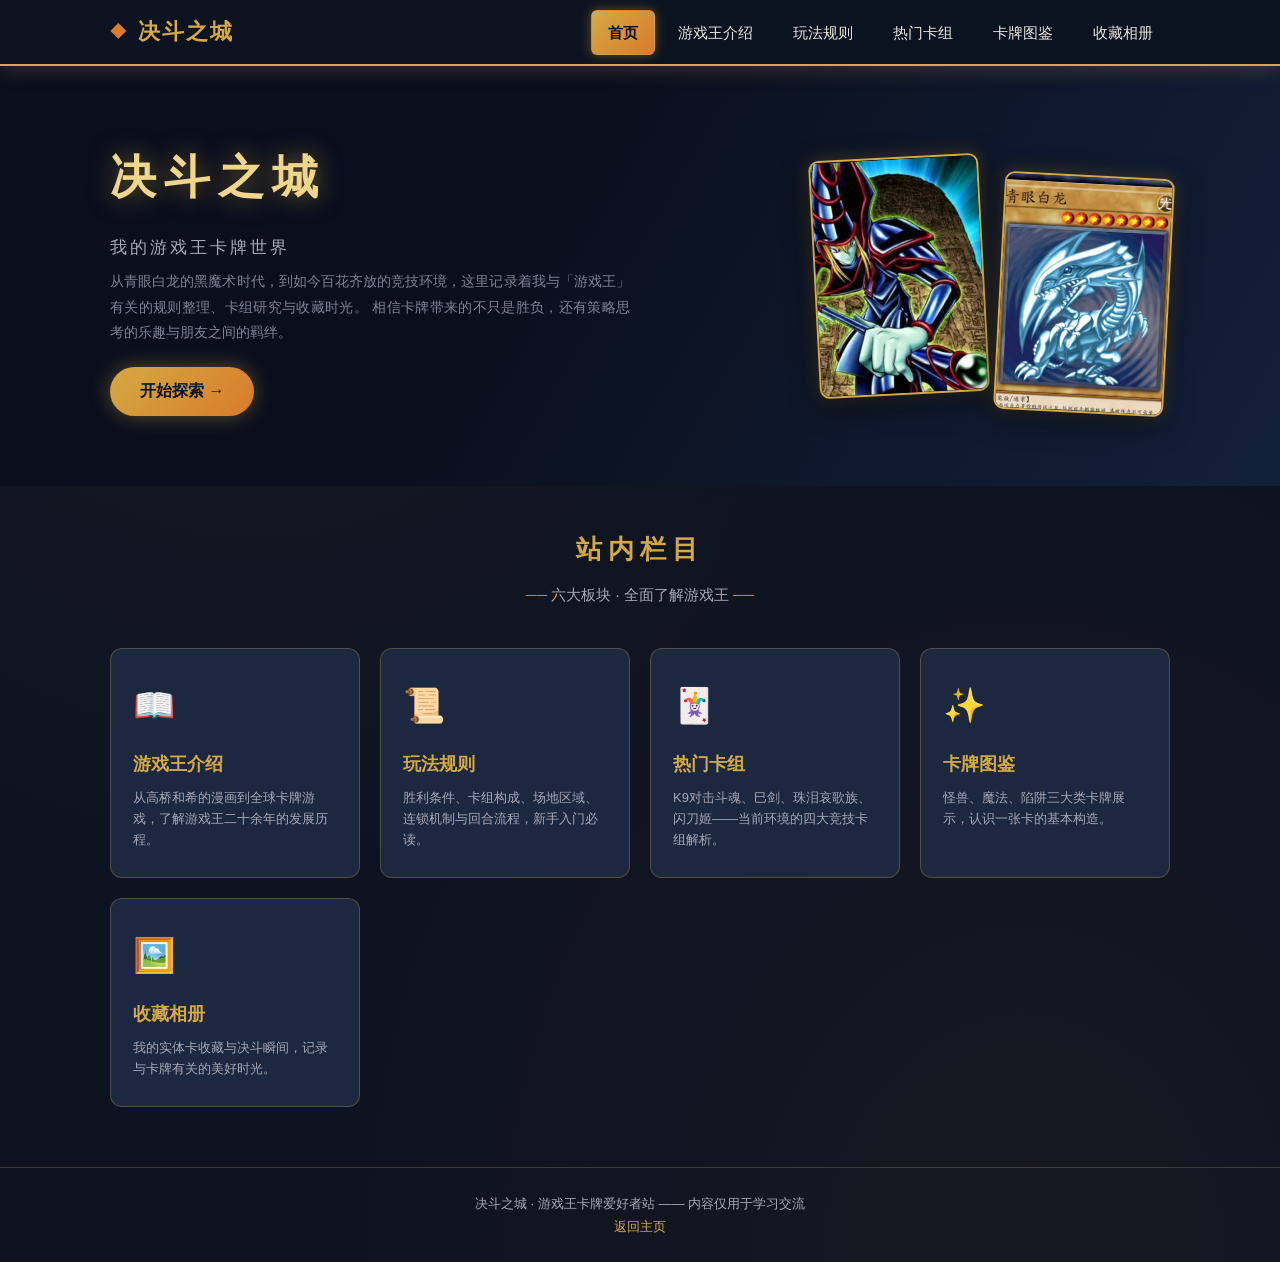
<file: index.html>
<!DOCTYPE html>
<html lang="zh-CN">
<head>
  <meta charset="UTF-8">
  <meta name="viewport" content="width=device-width, initial-scale=1.0">
  <link rel="icon" href="data:image/svg+xml,%3Csvg xmlns='http://www.w3.org/2000/svg' viewBox='0 0 100 100'%3E%3Ctext y='.9em' font-size='85' fill='%23d4a943'%3E%26%23x25C6%3B%3C/text%3E%3C/svg%3E">
  <title>决斗之城 —— 游戏王卡牌爱好者站</title>
  <link rel="stylesheet" href="web/style.css">
</head>
<body>
  <!-- 顶部导航 -->
  <nav class="navbar">
    <div class="navbar-inner">
      <div class="nav-logo">决斗之城</div>
      <ul class="nav-links">
        <li><a href="index.html">首页</a></li>
        <li><a href="web/intro.html">游戏王介绍</a></li>
        <li><a href="web/rules.html">玩法规则</a></li>
        <li><a href="web/deck.html">热门卡组</a></li>
        <li><a href="web/cards.html">卡牌图鉴</a></li>
        <li><a href="web/gallery.html">收藏相册</a></li>
      </ul>
    </div>
  </nav>

  <!-- 主视觉横幅 -->
  <header style="position:relative;overflow:hidden;background:linear-gradient(120deg,#0a0f1d 40%,#13203a);">
    <div style="max-width:1100px;margin:0 auto;padding:70px 20px;display:flex;align-items:center;gap:30px;">
      <div class="fade-up" style="flex:1;min-width:0;">
        <h1 style="font-size:46px;letter-spacing:8px;color:#f0d68a;text-shadow:0 0 24px rgba(212,169,67,.5);">决斗之城</h1>
        <p style="font-size:17px;color:#a8a8b4;margin:14px 0 6px;letter-spacing:3px;">我的游戏王卡牌世界</p>
        <p style="font-size:14px;color:#7d8394;max-width:520px;text-align:justify;">
          从青眼白龙的黑魔术时代，到如今百花齐放的竞技环境，这里记录着我与「游戏王」有关的规则整理、卡组研究与收藏时光。
          相信卡牌带来的不只是胜负，还有策略思考的乐趣与朋友之间的羁绊。
        </p>
        <a href="web/intro.html" style="display:inline-block;margin-top:22px;padding:10px 30px;border-radius:26px;background:linear-gradient(135deg,#d4a943,#d97b29);color:#0d1321;font-weight:bold;box-shadow:0 0 20px rgba(212,169,67,.4);transition:all .25s;">开始探索 →</a>
      </div>
      <div class="fade-up delay-2" style="flex-shrink:0;display:flex;gap:16px;">
        <img src="image/dark-magician.png" alt="黑魔术师" data-zoom
             style="width:170px;height:238px;object-fit:cover;border-radius:10px;border:2px solid #d4a943;box-shadow:0 8px 28px rgba(0,0,0,.6),0 0 18px rgba(212,169,67,.3);transform:rotate(-3deg);transition:transform .3s;">
        <img src="image/blue-eyes.png" alt="青眼白龙" data-zoom
             style="width:170px;height:238px;object-fit:cover;border-radius:10px;border:2px solid #d4a943;box-shadow:0 8px 28px rgba(0,0,0,.6),0 0 18px rgba(212,169,67,.3);transform:rotate(3deg) translateY(18px);transition:transform .3s;">
      </div>
    </div>
  </header>

  <!-- 栏目导航卡片 -->
  <main class="container">
    <h2 class="page-title" style="font-size:26px;">站内栏目</h2>
    <p class="page-subtitle">六大板块 · 全面了解游戏王</p>
    <div class="card-grid">
      <a class="nav-card fade-up" href="web/intro.html">
        <div class="card-icon">📖</div>
        <h3>游戏王介绍</h3>
        <p>从高桥和希的漫画到全球卡牌游戏，了解游戏王二十余年的发展历程。</p>
      </a>
      <a class="nav-card fade-up delay-1" href="web/rules.html">
        <div class="card-icon">📜</div>
        <h3>玩法规则</h3>
        <p>胜利条件、卡组构成、场地区域、连锁机制与回合流程，新手入门必读。</p>
      </a>
      <a class="nav-card fade-up delay-2" href="web/deck.html">
        <div class="card-icon">🃏</div>
        <h3>热门卡组</h3>
        <p>K9对击斗魂、巳剑、珠泪哀歌族、闪刀姬——当前环境的四大竞技卡组解析。</p>
      </a>
      <a class="nav-card fade-up delay-3" href="web/cards.html">
        <div class="card-icon">✨</div>
        <h3>卡牌图鉴</h3>
        <p>怪兽、魔法、陷阱三大类卡牌展示，认识一张卡的基本构造。</p>
      </a>
      <a class="nav-card fade-up delay-4" href="web/gallery.html">
        <div class="card-icon">🖼️</div>
        <h3>收藏相册</h3>
        <p>我的实体卡收藏与决斗瞬间，记录与卡牌有关的美好时光。</p>
      </a>
    </div>

    <a class="back-home" href="index.html" style="display:none;"></a>
  </main>

  <footer class="footer">
    <p>决斗之城 · 游戏王卡牌爱好者站 —— 内容仅用于学习交流</p>
    <p><a href="index.html">返回主页</a></p>
  </footer>

  <script src="web/script.js"></script>
</body>
</html>
</file>
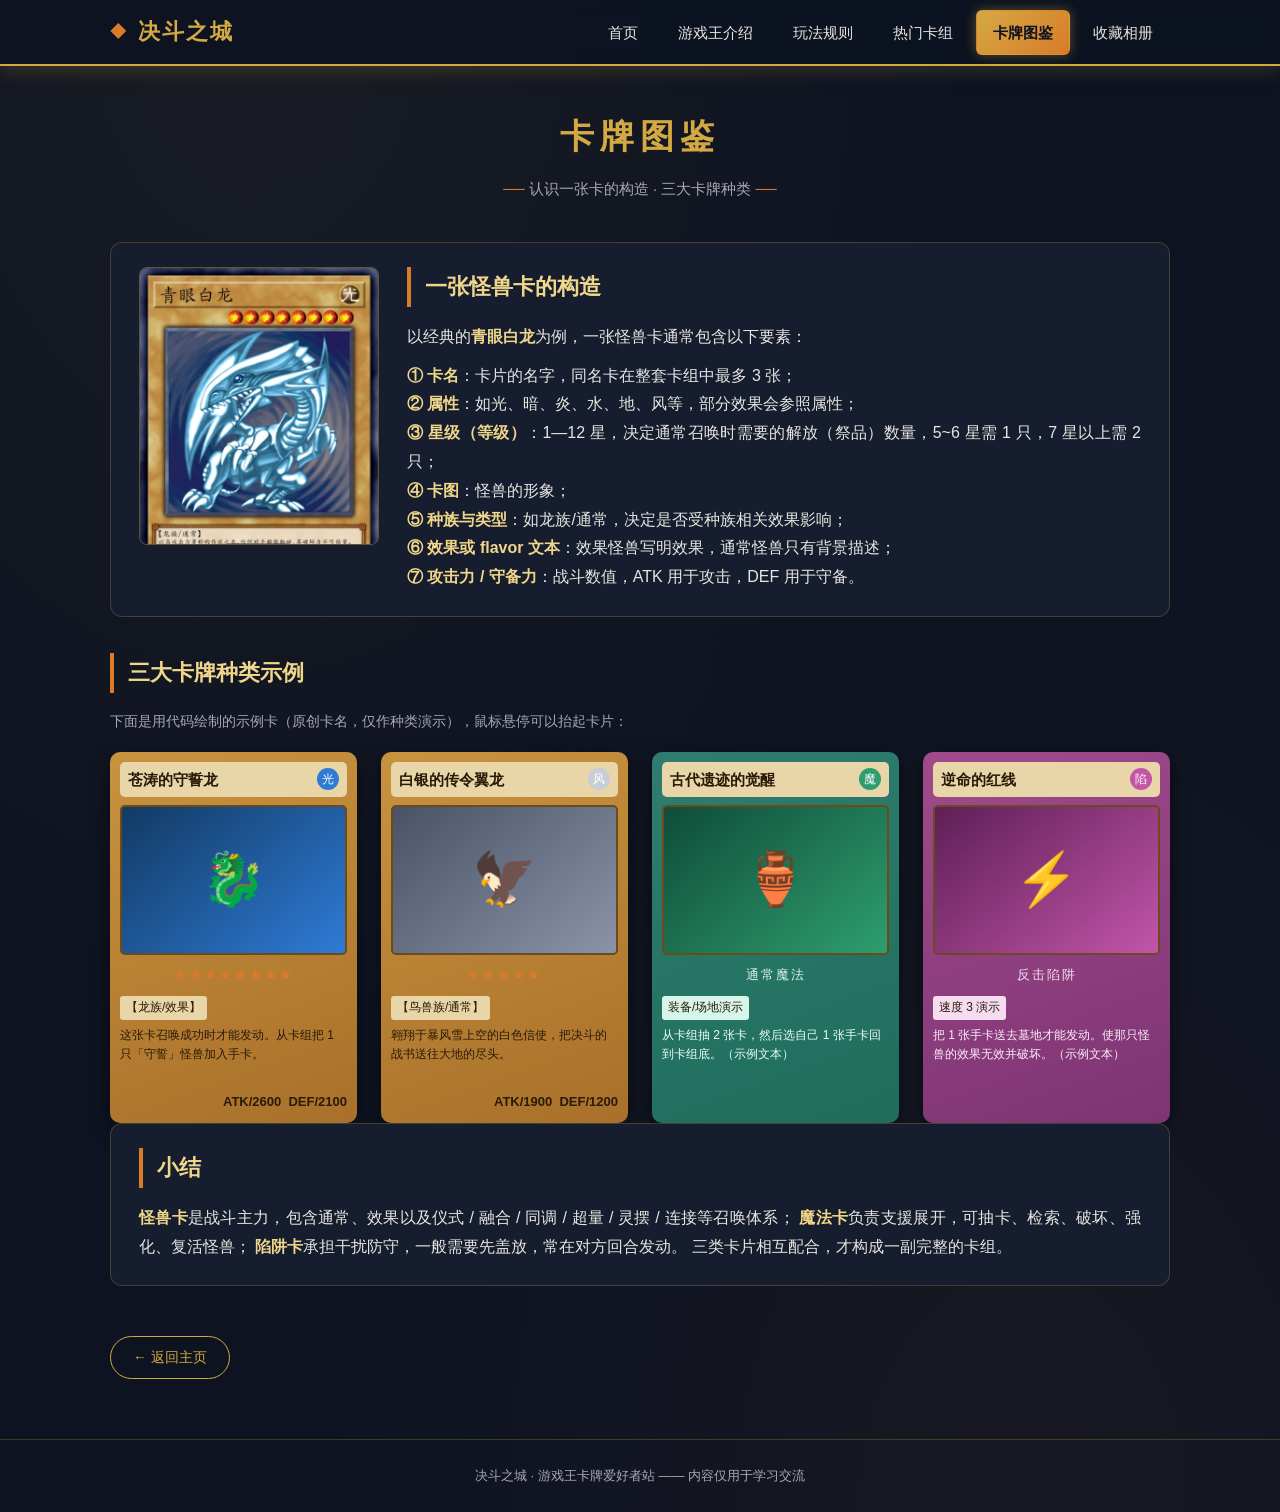
<file: web/cards.html>
<!DOCTYPE html>
<html lang="zh-CN">
<head>
  <meta charset="UTF-8">
  <meta name="viewport" content="width=device-width, initial-scale=1.0">
  <link rel="icon" href="data:image/svg+xml,%3Csvg xmlns='http://www.w3.org/2000/svg' viewBox='0 0 100 100'%3E%3Ctext y='.9em' font-size='85' fill='%23d4a943'%3E%26%23x25C6%3B%3C/text%3E%3C/svg%3E">
  <title>卡牌图鉴 - 决斗之城</title>
  <link rel="stylesheet" href="../web/style.css">
</head>
<body>
  <nav class="navbar">
    <div class="navbar-inner">
      <a class="nav-logo" href="../index.html">决斗之城</a>
      <ul class="nav-links">
        <li><a href="../index.html">首页</a></li>
        <li><a href="intro.html">游戏王介绍</a></li>
        <li><a href="rules.html">玩法规则</a></li>
        <li><a href="deck.html">热门卡组</a></li>
        <li><a href="cards.html">卡牌图鉴</a></li>
        <li><a href="gallery.html">收藏相册</a></li>
      </ul>
    </div>
  </nav>

  <main class="container">
    <h1 class="page-title fade-up">卡牌图鉴</h1>
    <p class="page-subtitle fade-up">认识一张卡的构造 · 三大卡牌种类</p>

    <!-- 卡面构造 -->
    <section class="panel fade-up" style="display:flex;gap:28px;align-items:flex-start;flex-wrap:wrap;">
      <img src="../image/blue-eyes.png" alt="卡面构造示例" data-zoom
           style="width:240px;border-radius:8px;border:1px solid rgba(212,169,67,.4);flex-shrink:0;">
      <div style="flex:1;min-width:260px;">
        <h2 class="section-title" style="margin-top:0;">一张怪兽卡的构造</h2>
        <p>
          以经典的<span class="highlight">青眼白龙</span>为例，一张怪兽卡通常包含以下要素：
        </p>
        <p>
          <span class="highlight">① 卡名</span>：卡片的名字，同名卡在整套卡组中最多 3 张；<br>
          <span class="highlight">② 属性</span>：如光、暗、炎、水、地、风等，部分效果会参照属性；<br>
          <span class="highlight">③ 星级（等级）</span>：1—12 星，决定通常召唤时需要的解放（祭品）数量，5~6 星需 1 只，7 星以上需 2 只；<br>
          <span class="highlight">④ 卡图</span>：怪兽的形象；<br>
          <span class="highlight">⑤ 种族与类型</span>：如龙族/通常，决定是否受种族相关效果影响；<br>
          <span class="highlight">⑥ 效果或 flavor 文本</span>：效果怪兽写明效果，通常怪兽只有背景描述；<br>
          <span class="highlight">⑦ 攻击力 / 守备力</span>：战斗数值，ATK 用于攻击，DEF 用于守备。
        </p>
      </div>
    </section>

    <!-- 三大类示例卡 -->
    <section class="fade-up delay-1">
      <h2 class="section-title">三大卡牌种类示例</h2>
      <p style="color:#a8a8b4;font-size:14px;margin-bottom:18px;">
        下面是用代码绘制的示例卡（原创卡名，仅作种类演示），鼠标悬停可以抬起卡片：
      </p>
      <div class="ygo-card-grid">
        <!-- 怪兽卡 -->
        <div class="ygo-card">
          <div class="ygo-head">
            <span class="ygo-name">苍涛的守誓龙</span>
            <span class="ygo-element" style="background:#2e7bd6;">光</span>
          </div>
          <div class="ygo-art" style="background:linear-gradient(140deg,#123a63,#2e7bd6);">🐉</div>
          <div class="ygo-stars">★★★★★★★★</div>
          <span class="ygo-type">【龙族/效果】</span>
          <p class="ygo-desc">这张卡召唤成功时才能发动。从卡组把 1 只「守誓」怪兽加入手卡。</p>
          <div class="ygo-stats">ATK/2600&nbsp;&nbsp;DEF/2100</div>
        </div>
        <!-- 通常怪兽 -->
        <div class="ygo-card">
          <div class="ygo-head">
            <span class="ygo-name">白银的传令翼龙</span>
            <span class="ygo-element" style="background:#c9cdd6;">风</span>
          </div>
          <div class="ygo-art" style="background:linear-gradient(140deg,#4a5266,#8b93a8);">🦅</div>
          <div class="ygo-stars">★★★★★</div>
          <span class="ygo-type">【鸟兽族/通常】</span>
          <p class="ygo-desc">翱翔于暴风雪上空的白色信使，把决斗的战书送往大地的尽头。</p>
          <div class="ygo-stats">ATK/1900&nbsp;&nbsp;DEF/1200</div>
        </div>
        <!-- 魔法卡 -->
        <div class="ygo-card" style="background:linear-gradient(160deg,#2e7d6e,#1f6e5c);">
          <div class="ygo-head">
            <span class="ygo-name">古代遗迹的觉醒</span>
            <span class="ygo-element" style="background:#2e9e6e;">魔</span>
          </div>
          <div class="ygo-art" style="background:linear-gradient(140deg,#0f4c3a,#2e9e6e);">🏺</div>
          <div class="ygo-stars" style="color:#d7f5e8;">通常魔法</div>
          <span class="ygo-type" style="background:#d7f5e8;">装备/场地演示</span>
          <p class="ygo-desc" style="color:#eafff6;">从卡组抽 2 张卡，然后选自己 1 张手卡回到卡组底。（示例文本）</p>
        </div>
        <!-- 陷阱卡 -->
        <div class="ygo-card" style="background:linear-gradient(160deg,#a04a8c,#7d3472);">
          <div class="ygo-head">
            <span class="ygo-name">逆命的红线</span>
            <span class="ygo-element" style="background:#c255a8;">陷</span>
          </div>
          <div class="ygo-art" style="background:linear-gradient(140deg,#5e1f56,#c255a8);">⚡</div>
          <div class="ygo-stars" style="color:#f5dcf0;">反击陷阱</div>
          <span class="ygo-type" style="background:#f5dcf0;">速度 3 演示</span>
          <p class="ygo-desc" style="color:#fdeefb;">把 1 张手卡送去墓地才能发动。使那只怪兽的效果无效并破坏。（示例文本）</p>
        </div>
      </div>
    </section>

    <section class="panel fade-up delay-2">
      <h2 class="section-title" style="margin-top:0;">小结</h2>
      <p>
        <span class="highlight">怪兽卡</span>是战斗主力，包含通常、效果以及仪式 / 融合 / 同调 / 超量 / 灵摆 / 连接等召唤体系；
        <span class="highlight">魔法卡</span>负责支援展开，可抽卡、检索、破坏、强化、复活怪兽；
        <span class="highlight">陷阱卡</span>承担干扰防守，一般需要先盖放，常在对方回合发动。
        三类卡片相互配合，才构成一副完整的卡组。
      </p>
    </section>

    <a class="back-home" href="../index.html">← 返回主页</a>
  </main>

  <footer class="footer">
    <p>决斗之城 · 游戏王卡牌爱好者站 —— 内容仅用于学习交流</p>
  </footer>

  <script src="../web/script.js"></script>
</body>
</html>
</file>
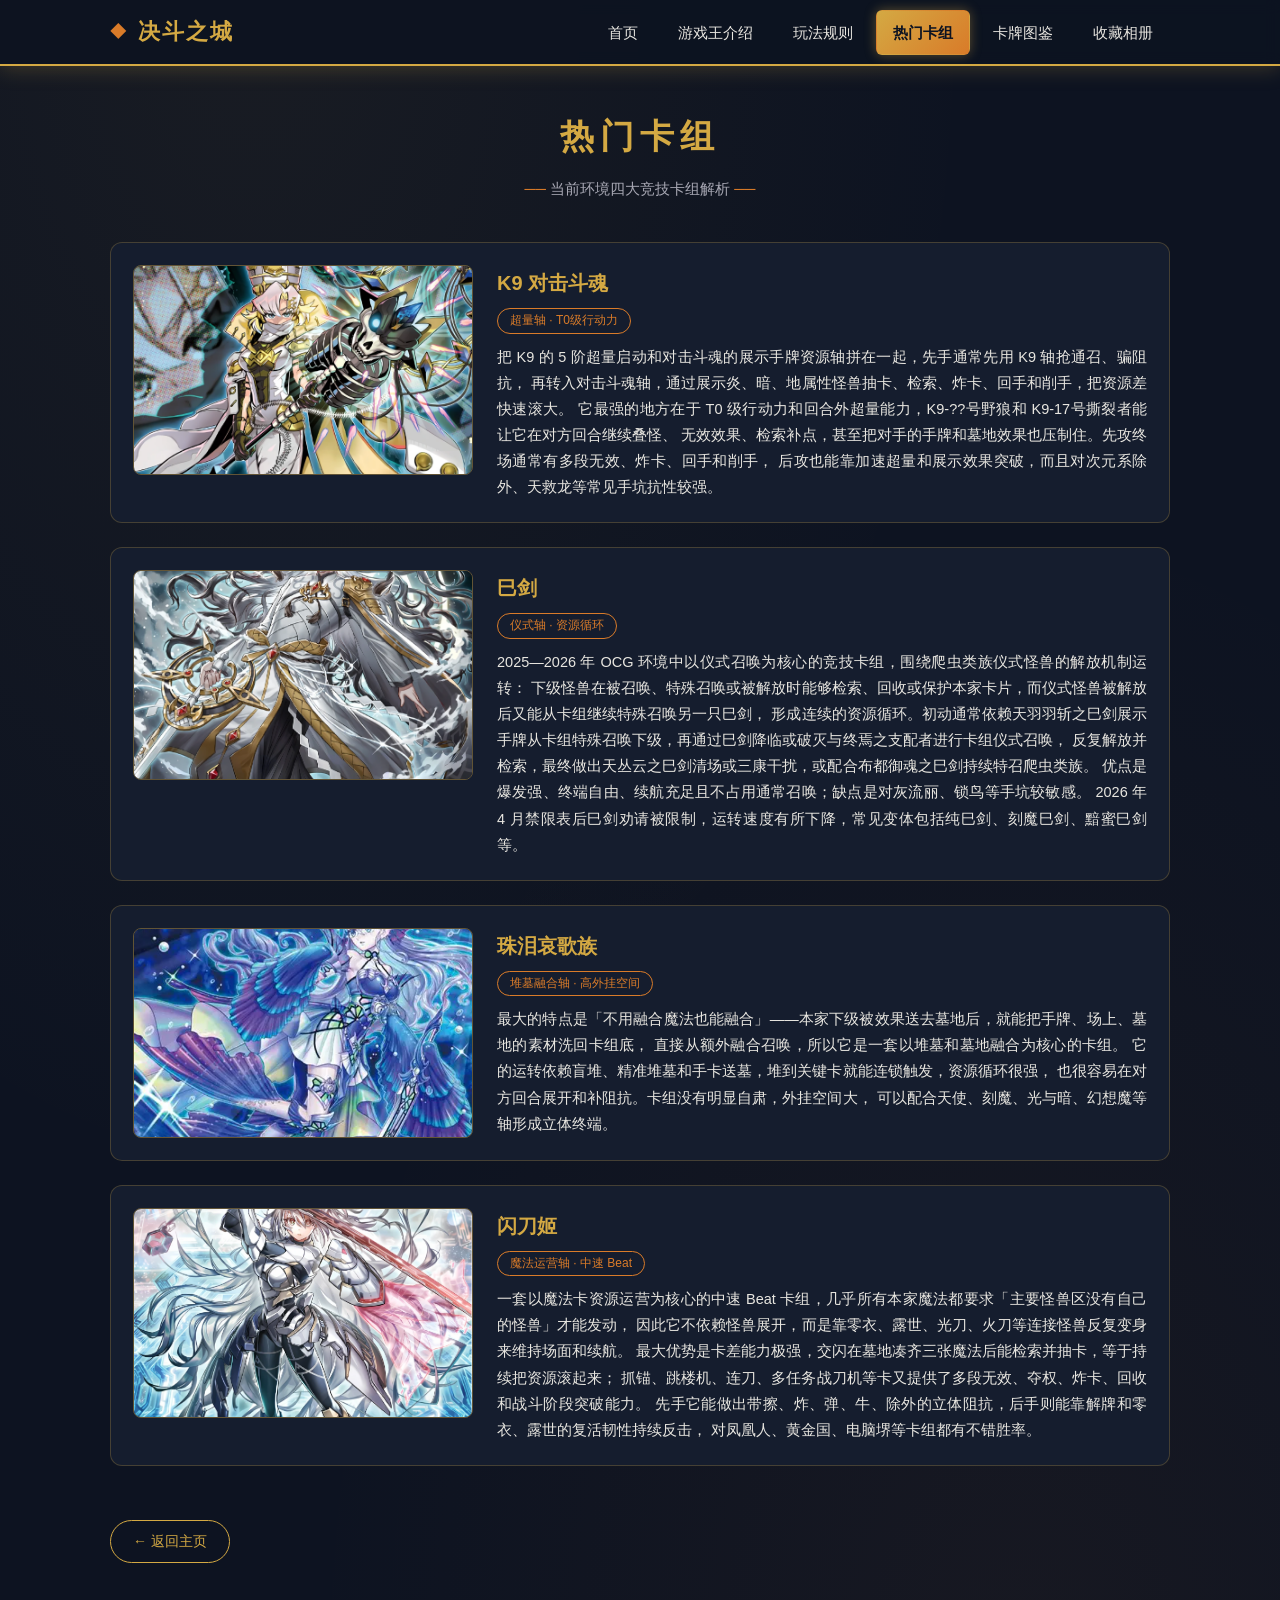
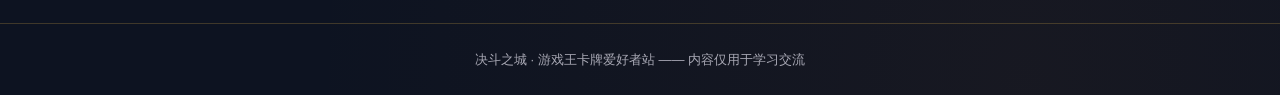
<file: web/deck.html>
<!DOCTYPE html>
<html lang="zh-CN">
<head>
  <meta charset="UTF-8">
  <meta name="viewport" content="width=device-width, initial-scale=1.0">
  <link rel="icon" href="data:image/svg+xml,%3Csvg xmlns='http://www.w3.org/2000/svg' viewBox='0 0 100 100'%3E%3Ctext y='.9em' font-size='85' fill='%23d4a943'%3E%26%23x25C6%3B%3C/text%3E%3C/svg%3E">
  <title>热门卡组 - 决斗之城</title>
  <link rel="stylesheet" href="../web/style.css">
</head>
<body>
  <nav class="navbar">
    <div class="navbar-inner">
      <a class="nav-logo" href="../index.html">决斗之城</a>
      <ul class="nav-links">
        <li><a href="../index.html">首页</a></li>
        <li><a href="intro.html">游戏王介绍</a></li>
        <li><a href="rules.html">玩法规则</a></li>
        <li><a href="deck.html">热门卡组</a></li>
        <li><a href="cards.html">卡牌图鉴</a></li>
        <li><a href="gallery.html">收藏相册</a></li>
      </ul>
    </div>
  </nav>

  <main class="container">
    <h1 class="page-title fade-up">热门卡组</h1>
    <p class="page-subtitle fade-up">当前环境四大竞技卡组解析</p>

    <!-- K9对击斗魂 -->
    <section class="deck-row fade-up">
      <img src="../image/deck-k9.png" alt="K9对击斗魂卡组" data-zoom>
      <div class="deck-info">
        <h3>K9 对击斗魂</h3>
        <span class="deck-tag">超量轴 · T0级行动力</span>
        <p>
          把 K9 的 5 阶超量启动和对击斗魂的展示手牌资源轴拼在一起，先手通常先用 K9 轴抢通召、骗阻抗，
          再转入对击斗魂轴，通过展示炎、暗、地属性怪兽抽卡、检索、炸卡、回手和削手，把资源差快速滚大。
          它最强的地方在于 T0 级行动力和回合外超量能力，K9-??号野狼和 K9-17号撕裂者能让它在对方回合继续叠怪、
          无效效果、检索补点，甚至把对手的手牌和墓地效果也压制住。先攻终场通常有多段无效、炸卡、回手和削手，
          后攻也能靠加速超量和展示效果突破，而且对次元系除外、天救龙等常见手坑抗性较强。
        </p>
      </div>
    </section>

    <!-- 巳剑 -->
    <section class="deck-row fade-up delay-1">
      <img src="../image/deck-sword.png" alt="巳剑卡组" data-zoom>
      <div class="deck-info">
        <h3>巳剑</h3>
        <span class="deck-tag">仪式轴 · 资源循环</span>
        <p>
          2025—2026 年 OCG 环境中以仪式召唤为核心的竞技卡组，围绕爬虫类族仪式怪兽的解放机制运转：
          下级怪兽在被召唤、特殊召唤或被解放时能够检索、回收或保护本家卡片，而仪式怪兽被解放后又能从卡组继续特殊召唤另一只巳剑，
          形成连续的资源循环。初动通常依赖天羽羽斩之巳剑展示手牌从卡组特殊召唤下级，再通过巳剑降临或破灭与终焉之支配者进行卡组仪式召唤，
          反复解放并检索，最终做出天丛云之巳剑清场或三康干扰，或配合布都御魂之巳剑持续特召爬虫类族。
          优点是爆发强、终端自由、续航充足且不占用通常召唤；缺点是对灰流丽、锁鸟等手坑较敏感。
          2026 年 4 月禁限表后巳剑劝请被限制，运转速度有所下降，常见变体包括纯巳剑、刻魔巳剑、黯蜜巳剑等。
        </p>
      </div>
    </section>

    <!-- 珠泪哀歌族 -->
    <section class="deck-row fade-up delay-2">
      <img src="../image/deck-tear.png" alt="珠泪哀歌族卡组" data-zoom>
      <div class="deck-info">
        <h3>珠泪哀歌族</h3>
        <span class="deck-tag">堆墓融合轴 · 高外挂空间</span>
        <p>
          最大的特点是「不用融合魔法也能融合」——本家下级被效果送去墓地后，就能把手牌、场上、墓地的素材洗回卡组底，
          直接从额外融合召唤，所以它是一套以堆墓和墓地融合为核心的卡组。
          它的运转依赖盲堆、精准堆墓和手卡送墓，堆到关键卡就能连锁触发，资源循环很强，
          也很容易在对方回合展开和补阻抗。卡组没有明显自肃，外挂空间大，
          可以配合天使、刻魔、光与暗、幻想魔等轴形成立体终端。
        </p>
      </div>
    </section>

    <!-- 闪刀姬 -->
    <section class="deck-row fade-up delay-3">
      <img src="../image/deck-sky.png" alt="闪刀姬卡组" data-zoom>
      <div class="deck-info">
        <h3>闪刀姬</h3>
        <span class="deck-tag">魔法运营轴 · 中速 Beat</span>
        <p>
          一套以魔法卡资源运营为核心的中速 Beat 卡组，几乎所有本家魔法都要求「主要怪兽区没有自己的怪兽」才能发动，
          因此它不依赖怪兽展开，而是靠零衣、露世、光刀、火刀等连接怪兽反复变身来维持场面和续航。
          最大优势是卡差能力极强，交闪在墓地凑齐三张魔法后能检索并抽卡，等于持续把资源滚起来；
          抓锚、跳楼机、连刀、多任务战刀机等卡又提供了多段无效、夺权、炸卡、回收和战斗阶段突破能力。
          先手它能做出带擦、炸、弹、牛、除外的立体阻抗，后手则能靠解牌和零衣、露世的复活韧性持续反击，
          对凤凰人、黄金国、电脑堺等卡组都有不错胜率。
        </p>
      </div>
    </section>

    <a class="back-home" href="../index.html">← 返回主页</a>
  </main>

  <footer class="footer">
    <p>决斗之城 · 游戏王卡牌爱好者站 —— 内容仅用于学习交流</p>
  </footer>

  <script src="../web/script.js"></script>
</body>
</html>
</file>
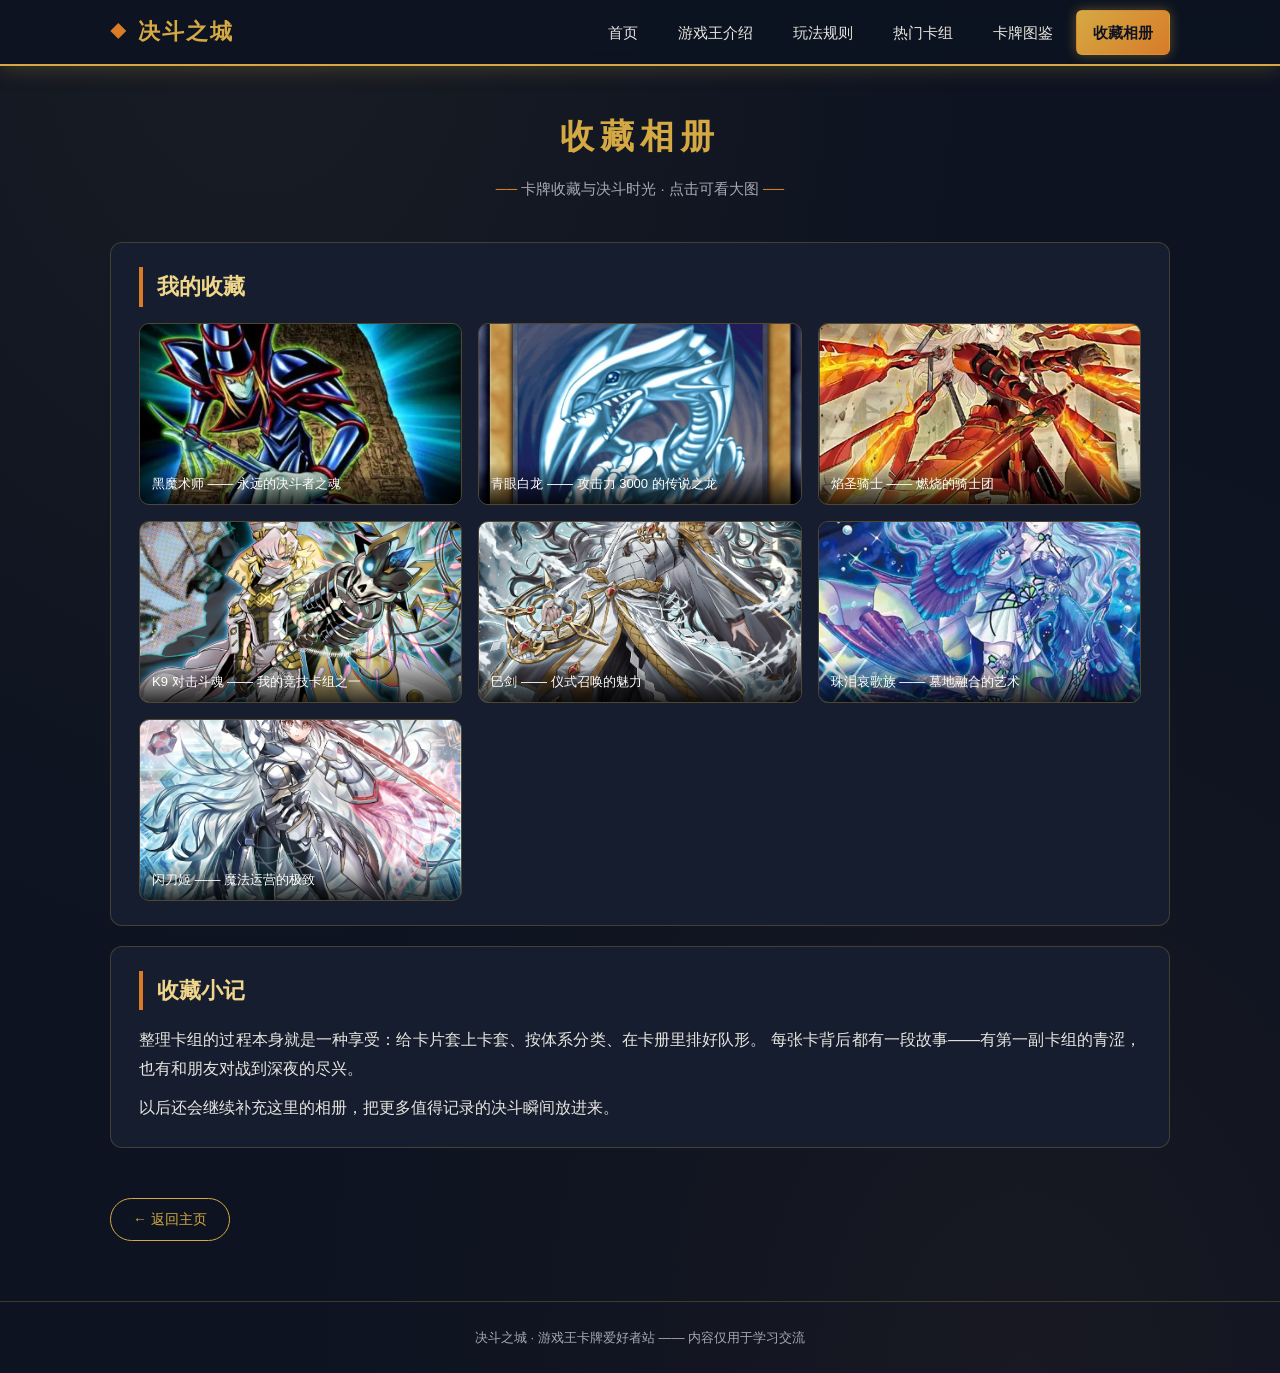
<file: web/gallery.html>
<!DOCTYPE html>
<html lang="zh-CN">
<head>
  <meta charset="UTF-8">
  <meta name="viewport" content="width=device-width, initial-scale=1.0">
  <link rel="icon" href="data:image/svg+xml,%3Csvg xmlns='http://www.w3.org/2000/svg' viewBox='0 0 100 100'%3E%3Ctext y='.9em' font-size='85' fill='%23d4a943'%3E%26%23x25C6%3B%3C/text%3E%3C/svg%3E">
  <title>收藏相册 - 决斗之城</title>
  <link rel="stylesheet" href="../web/style.css">
</head>
<body>
  <nav class="navbar">
    <div class="navbar-inner">
      <a class="nav-logo" href="../index.html">决斗之城</a>
      <ul class="nav-links">
        <li><a href="../index.html">首页</a></li>
        <li><a href="intro.html">游戏王介绍</a></li>
        <li><a href="rules.html">玩法规则</a></li>
        <li><a href="deck.html">热门卡组</a></li>
        <li><a href="cards.html">卡牌图鉴</a></li>
        <li><a href="gallery.html">收藏相册</a></li>
      </ul>
    </div>
  </nav>

  <main class="container">
    <h1 class="page-title fade-up">收藏相册</h1>
    <p class="page-subtitle fade-up">卡牌收藏与决斗时光 · 点击可看大图</p>

    <section class="panel fade-up">
      <h2 class="section-title" style="margin-top:0;">我的收藏</h2>
      <div class="gallery-grid">
        <figure>
          <img src="../image/dark-magician.png" alt="黑魔术师卡绘" data-zoom>
          <figcaption>黑魔术师 —— 永远的决斗者之魂</figcaption>
        </figure>
        <figure>
          <img src="../image/blue-eyes.png" alt="青眼白龙卡面" data-zoom>
          <figcaption>青眼白龙 —— 攻击力 3000 的传说之龙</figcaption>
        </figure>
        <figure>
          <img src="../image/flame-swordsman.png" alt="焰圣骑士卡绘" data-zoom>
          <figcaption>焰圣骑士 —— 燃烧的骑士团</figcaption>
        </figure>
        <figure>
          <img src="../image/deck-k9.png" alt="K9对击斗魂卡组" data-zoom>
          <figcaption>K9 对击斗魂 —— 我的竞技卡组之一</figcaption>
        </figure>
        <figure>
          <img src="../image/deck-sword.png" alt="巳剑卡组" data-zoom>
          <figcaption>巳剑 —— 仪式召唤的魅力</figcaption>
        </figure>
        <figure>
          <img src="../image/deck-tear.png" alt="珠泪哀歌族卡组" data-zoom>
          <figcaption>珠泪哀歌族 —— 墓地融合的艺术</figcaption>
        </figure>
        <figure>
          <img src="../image/deck-sky.png" alt="闪刀姬卡组" data-zoom>
          <figcaption>闪刀姬 —— 魔法运营的极致</figcaption>
        </figure>
      </div>
    </section>

    <section class="panel fade-up delay-1">
      <h2 class="section-title" style="margin-top:0;">收藏小记</h2>
      <p>
        整理卡组的过程本身就是一种享受：给卡片套上卡套、按体系分类、在卡册里排好队形。
        每张卡背后都有一段故事——有第一副卡组的青涩，也有和朋友对战到深夜的尽兴。
      </p>
      <p>
        以后还会继续补充这里的相册，把更多值得记录的决斗瞬间放进来。
      </p>
    </section>

    <a class="back-home" href="../index.html">← 返回主页</a>
  </main>

  <footer class="footer">
    <p>决斗之城 · 游戏王卡牌爱好者站 —— 内容仅用于学习交流</p>
  </footer>

  <script src="../web/script.js"></script>
</body>
</html>
</file>
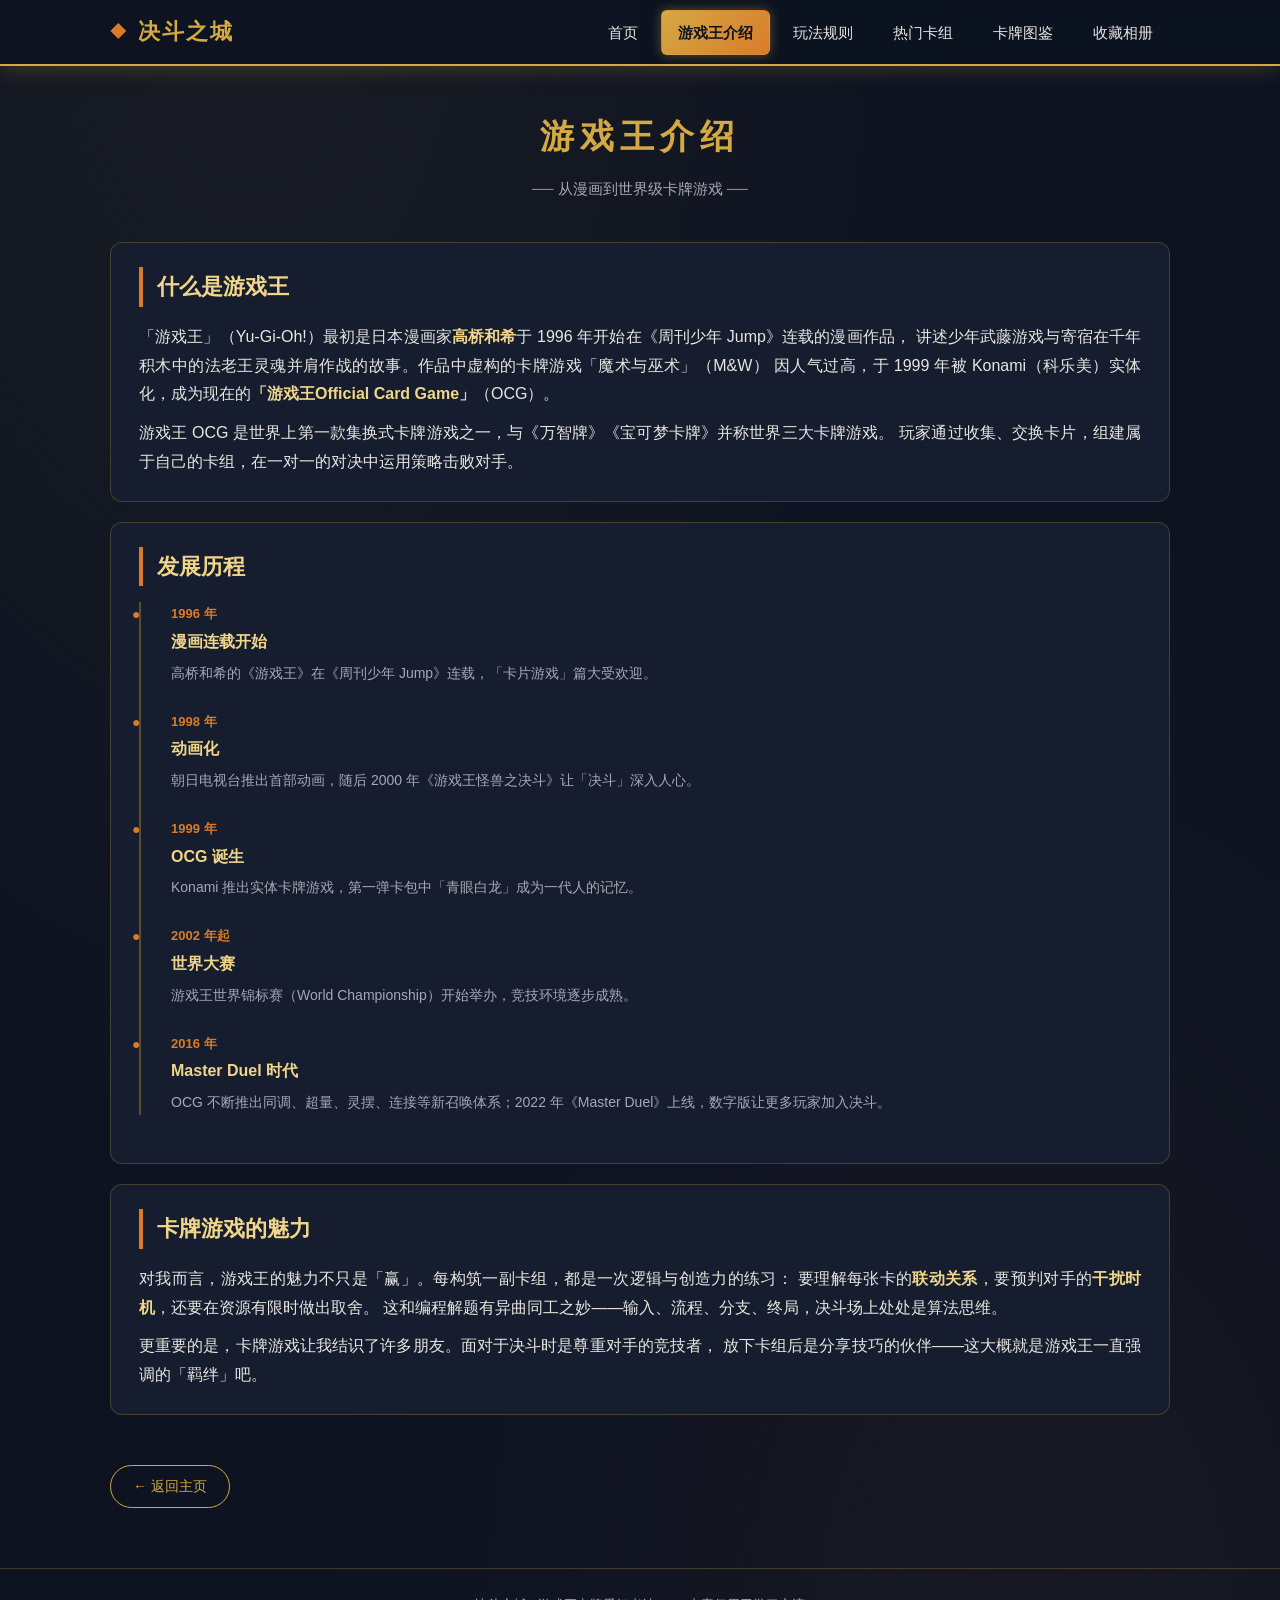
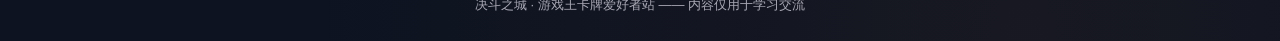
<file: web/intro.html>
<!DOCTYPE html>
<html lang="zh-CN">
<head>
  <meta charset="UTF-8">
  <meta name="viewport" content="width=device-width, initial-scale=1.0">
  <link rel="icon" href="data:image/svg+xml,%3Csvg xmlns='http://www.w3.org/2000/svg' viewBox='0 0 100 100'%3E%3Ctext y='.9em' font-size='85' fill='%23d4a943'%3E%26%23x25C6%3B%3C/text%3E%3C/svg%3E">
  <title>游戏王介绍 - 决斗之城</title>
  <link rel="stylesheet" href="../web/style.css">
</head>
<body>
  <nav class="navbar">
    <div class="navbar-inner">
      <a class="nav-logo" href="../index.html">决斗之城</a>
      <ul class="nav-links">
        <li><a href="../index.html">首页</a></li>
        <li><a href="intro.html">游戏王介绍</a></li>
        <li><a href="rules.html">玩法规则</a></li>
        <li><a href="deck.html">热门卡组</a></li>
        <li><a href="cards.html">卡牌图鉴</a></li>
        <li><a href="gallery.html">收藏相册</a></li>
      </ul>
    </div>
  </nav>

  <main class="container">
    <h1 class="page-title fade-up">游戏王介绍</h1>
    <p class="page-subtitle fade-up">从漫画到世界级卡牌游戏</p>

    <section class="panel fade-up">
      <h2 class="section-title" style="margin-top:0;">什么是游戏王</h2>
      <p>
        「游戏王」（Yu-Gi-Oh!）最初是日本漫画家<span class="highlight">高桥和希</span>于 1996 年开始在《周刊少年 Jump》连载的漫画作品，
        讲述少年武藤游戏与寄宿在千年积木中的法老王灵魂并肩作战的故事。作品中虚构的卡牌游戏「魔术与巫术」（M&W）
        因人气过高，于 1999 年被 Konami（科乐美）实体化，成为现在的<span class="highlight">「游戏王Official Card Game」</span>（OCG）。
      </p>
      <p>
        游戏王 OCG 是世界上第一款集换式卡牌游戏之一，与《万智牌》《宝可梦卡牌》并称世界三大卡牌游戏。
        玩家通过收集、交换卡片，组建属于自己的卡组，在一对一的对决中运用策略击败对手。
      </p>
    </section>

    <section class="panel fade-up delay-1">
      <h2 class="section-title" style="margin-top:0;">发展历程</h2>
      <div class="timeline">
        <div class="timeline-item">
          <div class="tl-date">1996 年</div>
          <h4>漫画连载开始</h4>
          <p>高桥和希的《游戏王》在《周刊少年 Jump》连载，「卡片游戏」篇大受欢迎。</p>
        </div>
        <div class="timeline-item">
          <div class="tl-date">1998 年</div>
          <h4>动画化</h4>
          <p>朝日电视台推出首部动画，随后 2000 年《游戏王怪兽之决斗》让「决斗」深入人心。</p>
        </div>
        <div class="timeline-item">
          <div class="tl-date">1999 年</div>
          <h4>OCG 诞生</h4>
          <p>Konami 推出实体卡牌游戏，第一弹卡包中「青眼白龙」成为一代人的记忆。</p>
        </div>
        <div class="timeline-item">
          <div class="tl-date">2002 年起</div>
          <h4>世界大赛</h4>
          <p>游戏王世界锦标赛（World Championship）开始举办，竞技环境逐步成熟。</p>
        </div>
        <div class="timeline-item">
          <div class="tl-date">2016 年</div>
          <h4>Master Duel 时代</h4>
          <p>OCG 不断推出同调、超量、灵摆、连接等新召唤体系；2022 年《Master Duel》上线，数字版让更多玩家加入决斗。</p>
        </div>
      </div>
    </section>

    <section class="panel fade-up delay-2">
      <h2 class="section-title" style="margin-top:0;">卡牌游戏的魅力</h2>
      <p>
        对我而言，游戏王的魅力不只是「赢」。每构筑一副卡组，都是一次逻辑与创造力的练习：
        要理解每张卡的<span class="highlight">联动关系</span>，要预判对手的<span class="highlight">干扰时机</span>，还要在资源有限时做出取舍。
        这和编程解题有异曲同工之妙——输入、流程、分支、终局，决斗场上处处是算法思维。
      </p>
      <p>
        更重要的是，卡牌游戏让我结识了许多朋友。面对于决斗时是尊重对手的竞技者，
        放下卡组后是分享技巧的伙伴——这大概就是游戏王一直强调的「羁绊」吧。
      </p>
    </section>

    <a class="back-home" href="../index.html">← 返回主页</a>
  </main>

  <footer class="footer">
    <p>决斗之城 · 游戏王卡牌爱好者站 —— 内容仅用于学习交流</p>
  </footer>

  <script src="../web/script.js"></script>
</body>
</html>
</file>
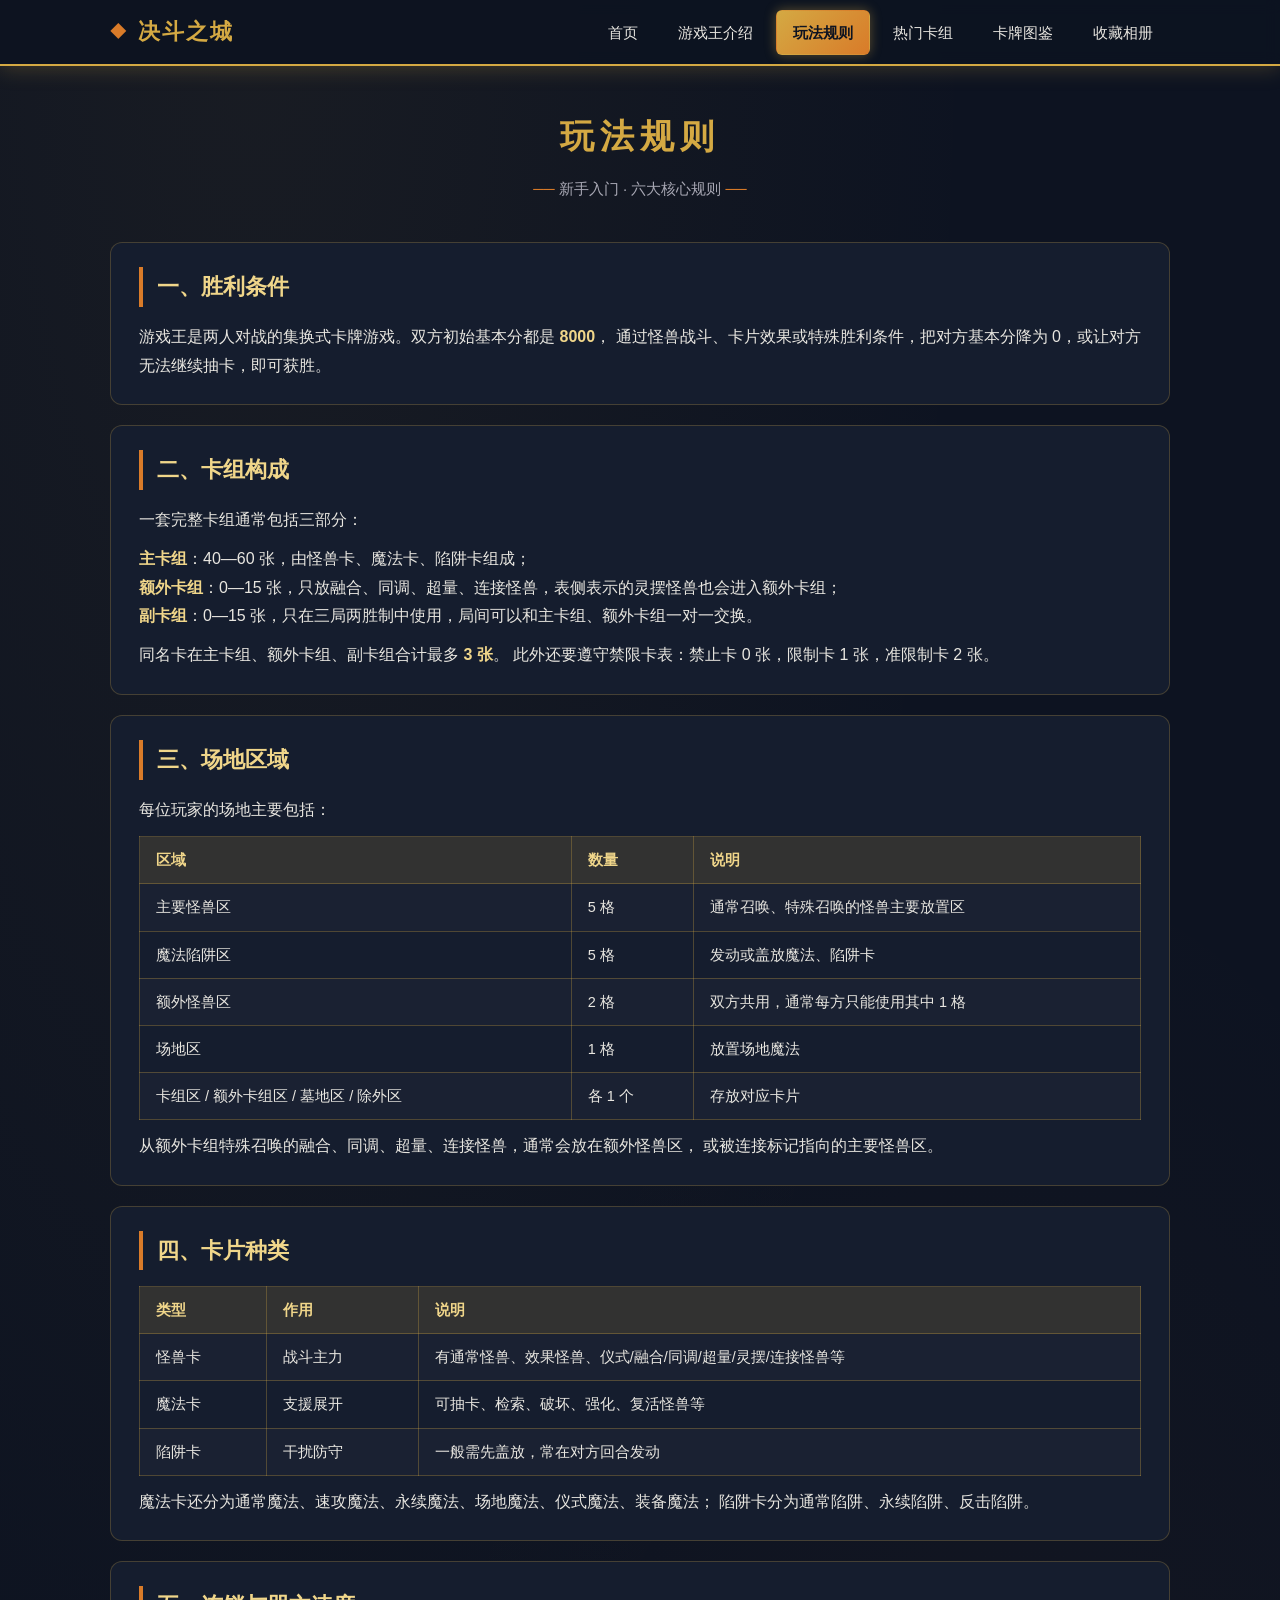
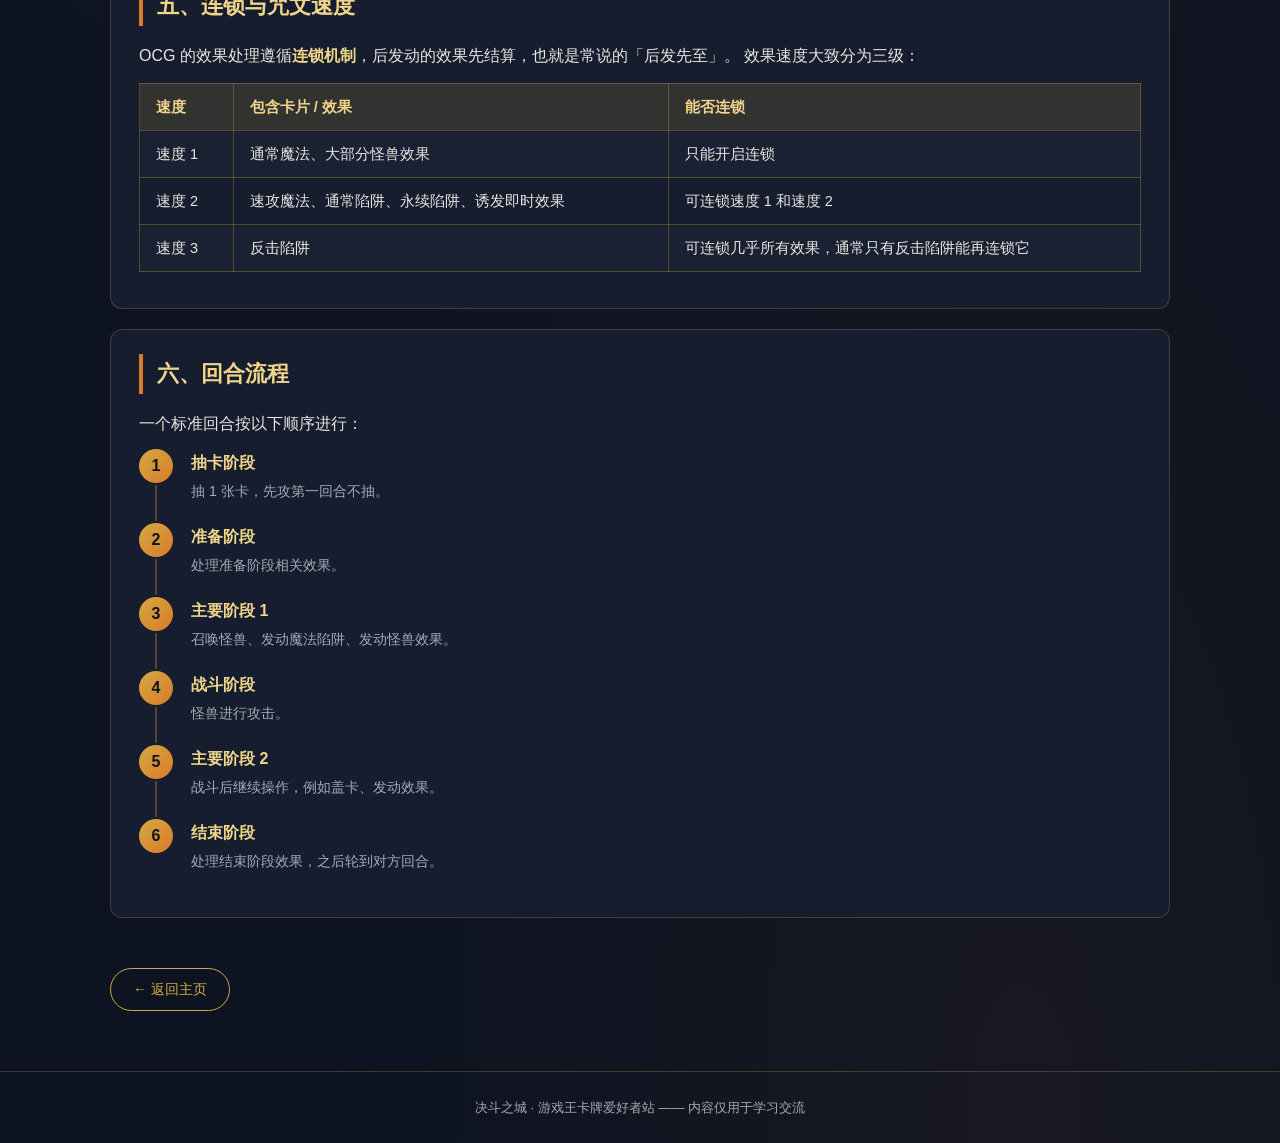
<file: web/rules.html>
<!DOCTYPE html>
<html lang="zh-CN">
<head>
  <meta charset="UTF-8">
  <meta name="viewport" content="width=device-width, initial-scale=1.0">
  <link rel="icon" href="data:image/svg+xml,%3Csvg xmlns='http://www.w3.org/2000/svg' viewBox='0 0 100 100'%3E%3Ctext y='.9em' font-size='85' fill='%23d4a943'%3E%26%23x25C6%3B%3C/text%3E%3C/svg%3E">
  <title>玩法规则 - 决斗之城</title>
  <link rel="stylesheet" href="../web/style.css">
</head>
<body>
  <nav class="navbar">
    <div class="navbar-inner">
      <a class="nav-logo" href="../index.html">决斗之城</a>
      <ul class="nav-links">
        <li><a href="../index.html">首页</a></li>
        <li><a href="intro.html">游戏王介绍</a></li>
        <li><a href="rules.html">玩法规则</a></li>
        <li><a href="deck.html">热门卡组</a></li>
        <li><a href="cards.html">卡牌图鉴</a></li>
        <li><a href="gallery.html">收藏相册</a></li>
      </ul>
    </div>
  </nav>

  <main class="container">
    <h1 class="page-title fade-up">玩法规则</h1>
    <p class="page-subtitle fade-up">新手入门 · 六大核心规则</p>

    <!-- 1 胜利条件 -->
    <section class="panel fade-up">
      <h2 class="section-title" style="margin-top:0;">一、胜利条件</h2>
      <p>
        游戏王是两人对战的集换式卡牌游戏。双方初始基本分都是 <span class="highlight">8000</span>，
        通过怪兽战斗、卡片效果或特殊胜利条件，把对方基本分降为 0，或让对方无法继续抽卡，即可获胜。
      </p>
    </section>

    <!-- 2 卡组构成 -->
    <section class="panel fade-up delay-1">
      <h2 class="section-title" style="margin-top:0;">二、卡组构成</h2>
      <p>一套完整卡组通常包括三部分：</p>
      <p>
        <span class="highlight">主卡组</span>：40—60 张，由怪兽卡、魔法卡、陷阱卡组成；<br>
        <span class="highlight">额外卡组</span>：0—15 张，只放融合、同调、超量、连接怪兽，表侧表示的灵摆怪兽也会进入额外卡组；<br>
        <span class="highlight">副卡组</span>：0—15 张，只在三局两胜制中使用，局间可以和主卡组、额外卡组一对一交换。
      </p>
      <p>
        同名卡在主卡组、额外卡组、副卡组合计最多 <span class="highlight">3 张</span>。
        此外还要遵守禁限卡表：禁止卡 0 张，限制卡 1 张，准限制卡 2 张。
      </p>
    </section>

    <!-- 3 场地区域 -->
    <section class="panel fade-up delay-2">
      <h2 class="section-title" style="margin-top:0;">三、场地区域</h2>
      <p>每位玩家的场地主要包括：</p>
      <table class="rule-table">
        <tr><th>区域</th><th>数量</th><th>说明</th></tr>
        <tr><td>主要怪兽区</td><td>5 格</td><td>通常召唤、特殊召唤的怪兽主要放置区</td></tr>
        <tr><td>魔法陷阱区</td><td>5 格</td><td>发动或盖放魔法、陷阱卡</td></tr>
        <tr><td>额外怪兽区</td><td>2 格</td><td>双方共用，通常每方只能使用其中 1 格</td></tr>
        <tr><td>场地区</td><td>1 格</td><td>放置场地魔法</td></tr>
        <tr><td>卡组区 / 额外卡组区 / 墓地区 / 除外区</td><td>各 1 个</td><td>存放对应卡片</td></tr>
      </table>
      <p>
        从额外卡组特殊召唤的融合、同调、超量、连接怪兽，通常会放在额外怪兽区，
        或被连接标记指向的主要怪兽区。
      </p>
    </section>

    <!-- 4 卡片种类 -->
    <section class="panel fade-up delay-3">
      <h2 class="section-title" style="margin-top:0;">四、卡片种类</h2>
      <table class="rule-table">
        <tr><th>类型</th><th>作用</th><th>说明</th></tr>
        <tr><td>怪兽卡</td><td>战斗主力</td><td>有通常怪兽、效果怪兽、仪式/融合/同调/超量/灵摆/连接怪兽等</td></tr>
        <tr><td>魔法卡</td><td>支援展开</td><td>可抽卡、检索、破坏、强化、复活怪兽等</td></tr>
        <tr><td>陷阱卡</td><td>干扰防守</td><td>一般需先盖放，常在对方回合发动</td></tr>
      </table>
      <p>
        魔法卡还分为通常魔法、速攻魔法、永续魔法、场地魔法、仪式魔法、装备魔法；
        陷阱卡分为通常陷阱、永续陷阱、反击陷阱。
      </p>
    </section>

    <!-- 5 连锁与咒文速度 -->
    <section class="panel fade-up delay-4">
      <h2 class="section-title" style="margin-top:0;">五、连锁与咒文速度</h2>
      <p>
        OCG 的效果处理遵循<span class="highlight">连锁机制</span>，后发动的效果先结算，也就是常说的「后发先至」。
        效果速度大致分为三级：
      </p>
      <table class="rule-table">
        <tr><th>速度</th><th>包含卡片 / 效果</th><th>能否连锁</th></tr>
        <tr><td>速度 1</td><td>通常魔法、大部分怪兽效果</td><td>只能开启连锁</td></tr>
        <tr><td>速度 2</td><td>速攻魔法、通常陷阱、永续陷阱、诱发即时效果</td><td>可连锁速度 1 和速度 2</td></tr>
        <tr><td>速度 3</td><td>反击陷阱</td><td>可连锁几乎所有效果，通常只有反击陷阱能再连锁它</td></tr>
      </table>
    </section>

    <!-- 6 回合流程 -->
    <section class="panel fade-up delay-4">
      <h2 class="section-title" style="margin-top:0;">六、回合流程</h2>
      <p>一个标准回合按以下顺序进行：</p>
      <ol class="step-list">
        <li>
          <h4>抽卡阶段</h4>
          <p>抽 1 张卡，先攻第一回合不抽。</p>
        </li>
        <li>
          <h4>准备阶段</h4>
          <p>处理准备阶段相关效果。</p>
        </li>
        <li>
          <h4>主要阶段 1</h4>
          <p>召唤怪兽、发动魔法陷阱、发动怪兽效果。</p>
        </li>
        <li>
          <h4>战斗阶段</h4>
          <p>怪兽进行攻击。</p>
        </li>
        <li>
          <h4>主要阶段 2</h4>
          <p>战斗后继续操作，例如盖卡、发动效果。</p>
        </li>
        <li>
          <h4>结束阶段</h4>
          <p>处理结束阶段效果，之后轮到对方回合。</p>
        </li>
      </ol>
    </section>

    <a class="back-home" href="../index.html">← 返回主页</a>
  </main>

  <footer class="footer">
    <p>决斗之城 · 游戏王卡牌爱好者站 —— 内容仅用于学习交流</p>
  </footer>

  <script src="../web/script.js"></script>
</body>
</html>
</file>
<file: web/style.css>
/* ============ 游戏王主题站 全站样式 ============ */
/* 配色：暗夜深蓝底 + 决斗金 + 卡面橙 */
* {
  margin: 0;
  padding: 0;
  box-sizing: border-box;
}

:root {
  --bg-dark: #0d1321;
  --bg-panel: #151d2e;
  --bg-card: #1c2740;
  --gold: #d4a943;
  --gold-light: #f0d68a;
  --orange: #d97b29;
  --text-main: #e8e6e0;
  --text-sub: #a8a8b4;
}

body {
  font-family: "Microsoft YaHei", "PingFang SC", sans-serif;
  background: var(--bg-dark);
  background-image:
    radial-gradient(ellipse at 20% 0%, rgba(212, 169, 67, 0.06) 0%, transparent 50%),
    radial-gradient(ellipse at 80% 100%, rgba(217, 123, 41, 0.05) 0%, transparent 50%);
  color: var(--text-main);
  line-height: 1.8;
  min-height: 100vh;
}

a {
  color: var(--gold-light);
  text-decoration: none;
}

/* ---------- 顶部导航 ---------- */
.navbar {
  position: sticky;
  top: 0;
  z-index: 100;
  background: rgba(13, 19, 33, 0.95);
  border-bottom: 2px solid var(--gold);
  box-shadow: 0 2px 20px rgba(212, 169, 67, 0.25);
  backdrop-filter: blur(8px);
}

.navbar-inner {
  max-width: 1100px;
  margin: 0 auto;
  display: flex;
  align-items: center;
  justify-content: space-between;
  padding: 0 20px;
  height: 64px;
}

.nav-logo {
  font-size: 22px;
  font-weight: bold;
  color: var(--gold);
  letter-spacing: 2px;
  display: flex;
  align-items: center;
  gap: 10px;
}

.nav-logo::before {
  content: "◆";
  font-size: 16px;
  color: var(--orange);
}

.nav-links {
  display: flex;
  gap: 6px;
  list-style: none;
}

.nav-links a {
  display: block;
  padding: 8px 16px;
  color: var(--text-main);
  font-size: 15px;
  border-radius: 6px;
  transition: all 0.25s;
  border: 1px solid transparent;
}

.nav-links a:hover {
  color: var(--gold);
  background: rgba(212, 169, 67, 0.1);
}

.nav-links a.active {
  color: var(--bg-dark);
  background: linear-gradient(135deg, var(--gold), var(--orange));
  font-weight: bold;
  box-shadow: 0 0 12px rgba(212, 169, 67, 0.4);
}

/* ---------- 通用布局 ---------- */
.container {
  max-width: 1100px;
  margin: 0 auto;
  padding: 40px 20px 60px;
}

.page-title {
  text-align: center;
  font-size: 34px;
  color: var(--gold);
  letter-spacing: 6px;
  margin-bottom: 8px;
}

.page-subtitle {
  text-align: center;
  color: var(--text-sub);
  font-size: 15px;
  margin-bottom: 40px;
}

.page-subtitle::before,
.page-subtitle::after {
  content: "── ";
  color: var(--orange);
}

.page-subtitle::after {
  content: " ──";
}

.section-title {
  font-size: 22px;
  color: var(--gold-light);
  margin: 36px 0 16px;
  padding-left: 14px;
  border-left: 4px solid var(--orange);
}

.panel {
  background: var(--bg-panel);
  border: 1px solid rgba(212, 169, 67, 0.25);
  border-radius: 12px;
  padding: 24px 28px;
  margin-bottom: 20px;
  transition: transform 0.25s, box-shadow 0.25s;
}

.panel:hover {
  transform: translateY(-3px);
  box-shadow: 0 8px 24px rgba(0, 0, 0, 0.4), 0 0 16px rgba(212, 169, 67, 0.12);
}

.panel p {
  color: var(--text-main);
  text-align: justify;
  margin-bottom: 10px;
}

.panel p:last-child {
  margin-bottom: 0;
}

.highlight {
  color: var(--gold-light);
  font-weight: bold;
}

/* ---------- 卡片式导航（主页） ---------- */
.card-grid {
  display: grid;
  grid-template-columns: repeat(auto-fit, minmax(240px, 1fr));
  gap: 20px;
}

.nav-card {
  position: relative;
  display: block;
  background: var(--bg-card);
  border: 1px solid rgba(212, 169, 67, 0.3);
  border-radius: 12px;
  padding: 26px 22px;
  overflow: hidden;
  transition: all 0.3s;
}

.nav-card::after {
  content: "";
  position: absolute;
  inset: 0;
  background: linear-gradient(135deg, rgba(212, 169, 67, 0.08), transparent 60%);
  opacity: 0;
  transition: opacity 0.3s;
}

.nav-card:hover {
  transform: translateY(-6px) scale(1.02);
  border-color: var(--gold);
  box-shadow: 0 12px 30px rgba(0, 0, 0, 0.5), 0 0 20px rgba(212, 169, 67, 0.25);
}

.nav-card:hover::after {
  opacity: 1;
}

.nav-card .card-icon {
  font-size: 34px;
  margin-bottom: 12px;
}

.nav-card h3 {
  color: var(--gold);
  font-size: 18px;
  margin-bottom: 8px;
}

.nav-card p {
  color: var(--text-sub);
  font-size: 13px;
  line-height: 1.6;
}

/* ---------- 左图右文（热门卡组） ---------- */
.deck-row {
  display: flex;
  gap: 24px;
  background: var(--bg-panel);
  border: 1px solid rgba(212, 169, 67, 0.25);
  border-radius: 12px;
  padding: 22px;
  margin-bottom: 24px;
  transition: all 0.3s;
}

.deck-row:hover {
  border-color: var(--gold);
  box-shadow: 0 8px 24px rgba(0, 0, 0, 0.4), 0 0 16px rgba(212, 169, 67, 0.15);
}

.deck-row img {
  width: 340px;
  height: 210px;
  object-fit: cover;
  border-radius: 8px;
  border: 1px solid rgba(212, 169, 67, 0.4);
  flex-shrink: 0;
}

.deck-info h3 {
  color: var(--gold);
  font-size: 20px;
  margin-bottom: 4px;
}

.deck-info .deck-tag {
  display: inline-block;
  font-size: 12px;
  color: var(--orange);
  border: 1px solid var(--orange);
  border-radius: 20px;
  padding: 1px 12px;
  margin-bottom: 10px;
}

.deck-info p {
  color: var(--text-main);
  font-size: 14.5px;
  text-align: justify;
}

/* ---------- 表格（规则页） ---------- */
.rule-table {
  width: 100%;
  border-collapse: collapse;
  margin: 12px 0;
}

.rule-table th,
.rule-table td {
  border: 1px solid rgba(212, 169, 67, 0.3);
  padding: 10px 16px;
  text-align: left;
  font-size: 14.5px;
}

.rule-table th {
  background: rgba(212, 169, 67, 0.15);
  color: var(--gold-light);
}

.rule-table tr:nth-child(even) td {
  background: rgba(255, 255, 255, 0.02);
}

/* ---------- 步骤条（回合流程） ---------- */
.step-list {
  list-style: none;
  counter-reset: step;
}

.step-list li {
  counter-increment: step;
  position: relative;
  padding: 0 0 18px 52px;
}

.step-list li::before {
  content: counter(step);
  position: absolute;
  left: 0;
  top: 0;
  width: 34px;
  height: 34px;
  line-height: 34px;
  text-align: center;
  border-radius: 50%;
  background: linear-gradient(135deg, var(--gold), var(--orange));
  color: var(--bg-dark);
  font-weight: bold;
}

.step-list li::after {
  content: "";
  position: absolute;
  left: 16px;
  top: 36px;
  bottom: 2px;
  width: 2px;
  background: rgba(212, 169, 67, 0.3);
}

.step-list li:last-child::after {
  display: none;
}

.step-list h4 {
  color: var(--gold-light);
  font-size: 16px;
  margin-bottom: 2px;
}

.step-list p {
  color: var(--text-sub);
  font-size: 14px;
}

/* ---------- 卡牌图鉴（CSS 绘制卡面） ---------- */
.ygo-card-grid {
  display: grid;
  grid-template-columns: repeat(auto-fill, minmax(220px, 1fr));
  gap: 24px;
}

.ygo-card {
  background: linear-gradient(160deg, #c8933f, #a8702a);
  border-radius: 10px;
  padding: 10px;
  color: #2a1a08;
  box-shadow: 0 6px 18px rgba(0, 0, 0, 0.5);
  transition: transform 0.3s;
}

.ygo-card:hover {
  transform: translateY(-6px) rotate(-1deg);
}

.ygo-card .ygo-head {
  display: flex;
  justify-content: space-between;
  align-items: center;
  background: #e8d5a8;
  border-radius: 5px;
  padding: 4px 8px;
  margin-bottom: 8px;
}

.ygo-card .ygo-name {
  font-weight: bold;
  font-size: 15px;
}

.ygo-card .ygo-element {
  width: 22px;
  height: 22px;
  line-height: 22px;
  border-radius: 50%;
  text-align: center;
  font-size: 12px;
  color: #fff;
}

.ygo-card .ygo-art {
  height: 150px;
  border-radius: 5px;
  border: 2px solid #6b4a1c;
  display: flex;
  align-items: center;
  justify-content: center;
  font-size: 52px;
  margin-bottom: 8px;
}

.ygo-card .ygo-stars {
  color: #d97b29;
  letter-spacing: 2px;
  font-size: 13px;
  text-align: center;
  margin-bottom: 6px;
}

.ygo-card .ygo-type {
  background: #e8d5a8;
  border-radius: 3px;
  font-size: 12px;
  padding: 1px 6px;
  display: inline-block;
  margin-bottom: 6px;
}

.ygo-card .ygo-desc {
  font-size: 12px;
  line-height: 1.6;
  min-height: 58px;
}

.ygo-card .ygo-stats {
  text-align: right;
  font-weight: bold;
  font-size: 13px;
  margin-top: 6px;
}

/* ---------- 相册 ---------- */
.gallery-grid {
  display: grid;
  grid-template-columns: repeat(auto-fill, minmax(240px, 1fr));
  gap: 16px;
}

.gallery-grid figure {
  position: relative;
  border-radius: 10px;
  overflow: hidden;
  border: 1px solid rgba(212, 169, 67, 0.3);
  cursor: pointer;
}

.gallery-grid img {
  width: 100%;
  height: 180px;
  object-fit: cover;
  display: block;
  transition: transform 0.35s;
}

.gallery-grid figure:hover img {
  transform: scale(1.08);
}

.gallery-grid figcaption {
  position: absolute;
  left: 0;
  right: 0;
  bottom: 0;
  padding: 8px 12px;
  font-size: 13px;
  color: #fff;
  background: linear-gradient(transparent, rgba(0, 0, 0, 0.8));
}

/* ---------- 灯箱 ---------- */
.lightbox {
  display: none;
  position: fixed;
  inset: 0;
  background: rgba(0, 0, 0, 0.88);
  z-index: 200;
  align-items: center;
  justify-content: center;
  cursor: zoom-out;
}

.lightbox.show {
  display: flex;
}

.lightbox img {
  max-width: 86vw;
  max-height: 86vh;
  border-radius: 8px;
  border: 2px solid var(--gold);
  box-shadow: 0 0 40px rgba(212, 169, 67, 0.35);
}

/* ---------- 时间线 ---------- */
.timeline {
  position: relative;
  padding-left: 30px;
  border-left: 2px solid rgba(212, 169, 67, 0.35);
}

.timeline-item {
  position: relative;
  margin-bottom: 24px;
}

.timeline-item::before {
  content: "●";
  position: absolute;
  left: -39px;
  color: var(--orange);
  font-size: 14px;
}

.timeline-item .tl-date {
  color: var(--orange);
  font-size: 13px;
  font-weight: bold;
}

.timeline-item h4 {
  color: var(--gold-light);
  margin: 2px 0 4px;
}

.timeline-item p {
  color: var(--text-sub);
  font-size: 14px;
}

/* ---------- 页脚 ---------- */
.footer {
  border-top: 1px solid rgba(212, 169, 67, 0.25);
  text-align: center;
  padding: 24px 20px;
  color: var(--text-sub);
  font-size: 13px;
}

.footer a {
  color: var(--gold);
}

/* ---------- 返回主页 ---------- */
.back-home {
  display: inline-block;
  margin-top: 30px;
  padding: 8px 22px;
  border: 1px solid var(--gold);
  border-radius: 24px;
  color: var(--gold);
  font-size: 14px;
  transition: all 0.25s;
}

.back-home:hover {
  background: var(--gold);
  color: var(--bg-dark);
  box-shadow: 0 0 16px rgba(212, 169, 67, 0.4);
}

/* ---------- 入场动画 ---------- */
@keyframes fadeUp {
  from {
    opacity: 0;
    transform: translateY(16px);
  }
  to {
    opacity: 1;
    transform: translateY(0);
  }
}

.fade-up {
  animation: fadeUp 0.6s ease both;
}

.delay-1 { animation-delay: 0.1s; }
.delay-2 { animation-delay: 0.2s; }
.delay-3 { animation-delay: 0.3s; }
.delay-4 { animation-delay: 0.4s; }

/* ---------- 响应式 ---------- */
@media (max-width: 760px) {
  .navbar-inner {
    flex-direction: column;
    height: auto;
    padding: 10px;
    gap: 8px;
  }

  .nav-links {
    flex-wrap: wrap;
    justify-content: center;
  }

  .deck-row {
    flex-direction: column;
  }

  .deck-row img {
    width: 100%;
    height: 200px;
  }

  .page-title {
    font-size: 26px;
  }
}
</file>
